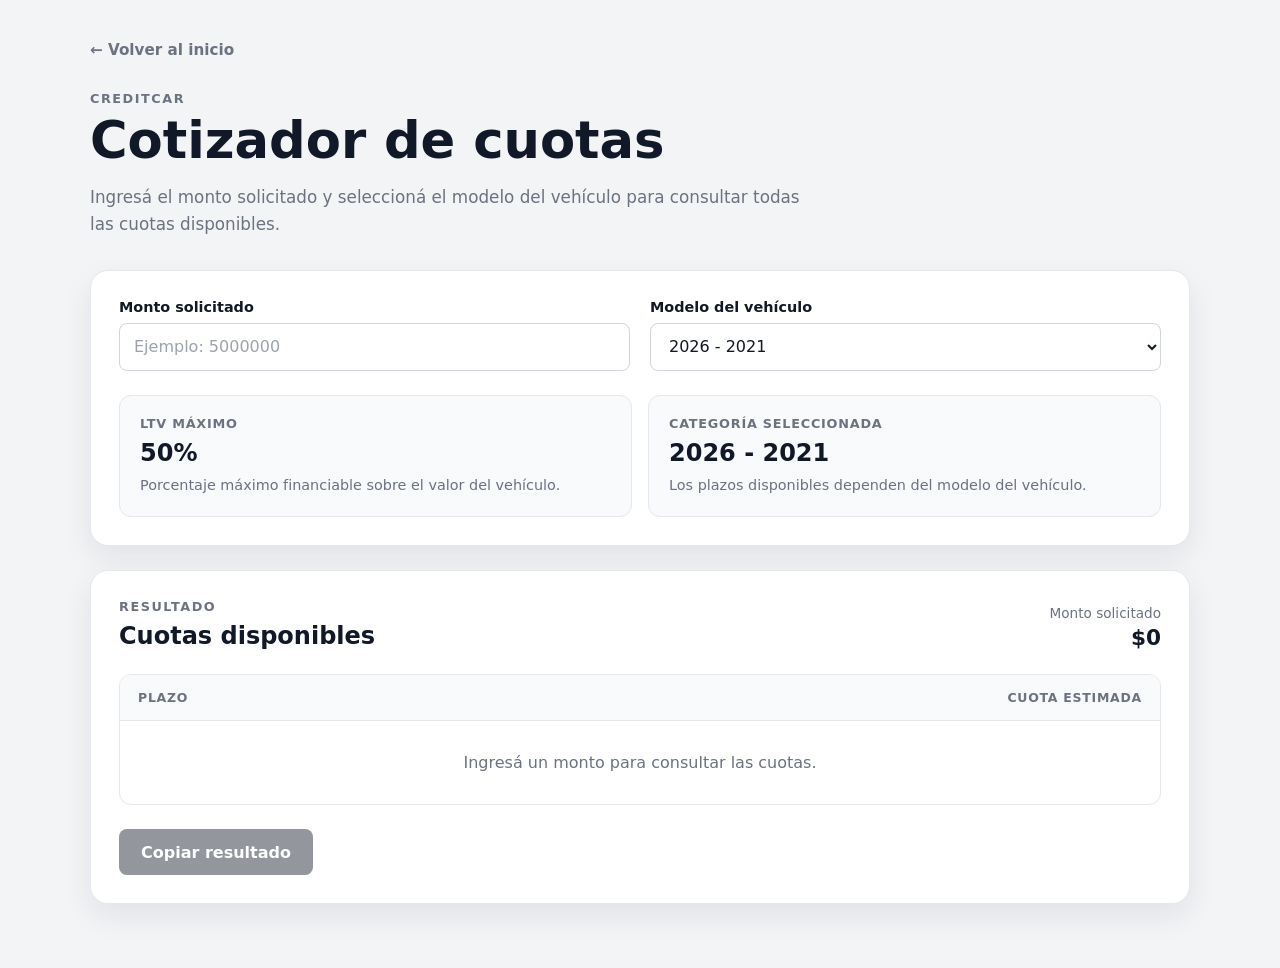
<file: creditcar/index.html>
<!DOCTYPE html>
<html lang="es">
<head>
  <meta charset="UTF-8">

  <meta
    name="viewport"
    content="width=device-width, initial-scale=1.0"
  >

  <title>Cotizador Creditcar | Infinito Créditos</title>

  <link rel="stylesheet" href="./style.css">
</head>

<body>
  <main class="container">

    <a href="../index.html" class="back-link">
      ← Volver al inicio
    </a>

    <header class="page-header">
      <p class="page-header__label">Creditcar</p>

      <h1>Cotizador de cuotas</h1>

      <p class="page-header__description">
        Ingresá el monto solicitado y seleccioná el modelo del vehículo
        para consultar todas las cuotas disponibles.
      </p>
    </header>

    <section class="simulator-card">

      <form id="creditcarForm" class="simulator-form">

        <div class="form-group">
          <label for="montoSolicitado">
            Monto solicitado
          </label>

          <input
            type="number"
            id="montoSolicitado"
            name="montoSolicitado"
            min="1"
            step="1000"
            placeholder="Ejemplo: 5000000"
            autocomplete="off"
            required
          >
        </div>

        <div class="form-group">
          <label for="categoriaVehiculo">
            Modelo del vehículo
          </label>

          <select
            id="categoriaVehiculo"
            name="categoriaVehiculo"
            required
          >
            <option value="2026-2021">
              2026 - 2021
            </option>

            <option value="2020-2017">
              2020 - 2017
            </option>

            <option value="2016-2014">
              2016 - 2014
            </option>

            <option value="2013-2011">
              2013 - 2011
            </option>
          </select>
        </div>

      </form>

      <div class="plan-information">

        <article class="information-card">
          <span class="information-card__label">
            LTV máximo
          </span>

          <strong id="ltvMaximo">
            50%
          </strong>

          <p>
            Porcentaje máximo financiable sobre el valor del vehículo.
          </p>
        </article>

        <article class="information-card">
          <span class="information-card__label">
            Categoría seleccionada
          </span>

          <strong id="categoriaMostrada">
            2026 - 2021
          </strong>

          <p>
            Los plazos disponibles dependen del modelo del vehículo.
          </p>
        </article>

      </div>

    </section>

    <section class="results-card">

      <div class="results-header">

        <div>
          <p class="results-header__label">
            Resultado
          </p>

          <h2>Cuotas disponibles</h2>
        </div>

        <div class="requested-amount">
          <span>Monto solicitado</span>

          <strong id="montoMostrado">
            $0
          </strong>
        </div>

      </div>

      <div id="mensajeError" class="error-message" hidden>
      </div>

      <div class="table-wrapper">

        <table class="results-table">

          <thead>
            <tr>
              <th>Plazo</th>
              <th>Cuota estimada</th>
            </tr>
          </thead>

          <tbody id="tablaCuotas">

            <tr>
              <td colspan="2" class="empty-state">
                Ingresá un monto para consultar las cuotas.
              </td>
            </tr>

          </tbody>

        </table>

      </div>

      <div class="results-actions">

        <button
          type="button"
          id="copiarResultado"
          class="copy-button"
          disabled
        >
          Copiar resultado
        </button>

        <span
          id="mensajeCopiado"
          class="copy-message"
          aria-live="polite"
        >
        </span>

      </div>

    </section>

  </main>

  <script type="module" src="./app.js"></script>
</body>
</html>
</file>
<file: creditcar/style.css>
:root {
  --background: #f3f4f6;
  --surface: #ffffff;
  --surface-secondary: #f8fafc;

  --text-primary: #111827;
  --text-secondary: #6b7280;

  --border: #d1d5db;
  --border-light: #e5e7eb;

  --primary: #111827;
  --primary-hover: #374151;

  --success: #166534;
  --error: #b91c1c;

  --shadow: 0 12px 30px rgba(15, 23, 42, 0.08);

  --radius-small: 8px;
  --radius-medium: 12px;
  --radius-large: 18px;
}

* {
  box-sizing: border-box;
}

body {
  margin: 0;
  min-height: 100vh;
  background: var(--background);
  color: var(--text-primary);
  font-family:
    Inter,
    system-ui,
    -apple-system,
    BlinkMacSystemFont,
    "Segoe UI",
    sans-serif;
}

button,
input,
select {
  font: inherit;
}

button {
  cursor: pointer;
}

.container {
  width: min(1100px, calc(100% - 32px));
  margin: 0 auto;
  padding: 40px 0 64px;
}

.back-link {
  display: inline-flex;
  align-items: center;
  margin-bottom: 32px;
  color: var(--text-secondary);
  font-size: 0.95rem;
  font-weight: 600;
  text-decoration: none;
  transition:
    color 0.2s ease,
    transform 0.2s ease;
}

.back-link:hover {
  color: var(--text-primary);
  transform: translateX(-3px);
}

.page-header {
  max-width: 720px;
  margin-bottom: 32px;
}

.page-header__label,
.results-header__label {
  margin: 0 0 8px;
  color: var(--text-secondary);
  font-size: 0.8rem;
  font-weight: 700;
  letter-spacing: 0.12em;
  text-transform: uppercase;
}

.page-header h1 {
  margin: 0;
  font-size: clamp(2rem, 5vw, 3.2rem);
  line-height: 1.05;
}

.page-header__description {
  margin: 16px 0 0;
  color: var(--text-secondary);
  font-size: 1.05rem;
  line-height: 1.6;
}

.simulator-card,
.results-card {
  background: var(--surface);
  border: 1px solid var(--border-light);
  border-radius: var(--radius-large);
  box-shadow: var(--shadow);
}

.simulator-card {
  padding: 28px;
}

.simulator-form {
  display: grid;
  grid-template-columns: repeat(2, minmax(0, 1fr));
  gap: 20px;
}

.form-group {
  display: flex;
  flex-direction: column;
  gap: 8px;
}

.form-group label {
  font-size: 0.9rem;
  font-weight: 700;
}

.form-group input,
.form-group select {
  width: 100%;
  min-height: 48px;
  padding: 0 14px;
  background: var(--surface);
  color: var(--text-primary);
  border: 1px solid var(--border);
  border-radius: var(--radius-small);
  outline: none;
  transition:
    border-color 0.2s ease,
    box-shadow 0.2s ease;
}

.form-group input::placeholder {
  color: #9ca3af;
}

.form-group input:focus,
.form-group select:focus {
  border-color: var(--primary);
  box-shadow: 0 0 0 3px rgba(17, 24, 39, 0.12);
}

.plan-information {
  display: grid;
  grid-template-columns: repeat(2, minmax(0, 1fr));
  gap: 16px;
  margin-top: 24px;
}

.information-card {
  padding: 20px;
  background: var(--surface-secondary);
  border: 1px solid var(--border-light);
  border-radius: var(--radius-medium);
}

.information-card__label {
  display: block;
  margin-bottom: 8px;
  color: var(--text-secondary);
  font-size: 0.8rem;
  font-weight: 700;
  letter-spacing: 0.06em;
  text-transform: uppercase;
}

.information-card strong {
  display: block;
  font-size: 1.5rem;
}

.information-card p {
  margin: 8px 0 0;
  color: var(--text-secondary);
  font-size: 0.9rem;
  line-height: 1.5;
}

.results-card {
  margin-top: 24px;
  padding: 28px;
}

.results-header {
  display: flex;
  align-items: flex-end;
  justify-content: space-between;
  gap: 24px;
  margin-bottom: 24px;
}

.results-header h2 {
  margin: 0;
  font-size: 1.5rem;
}

.requested-amount {
  display: flex;
  flex-direction: column;
  align-items: flex-end;
  gap: 4px;
}

.requested-amount span {
  color: var(--text-secondary);
  font-size: 0.85rem;
}

.requested-amount strong {
  font-size: 1.35rem;
}

.error-message {
  margin-bottom: 20px;
  padding: 12px 14px;
  background: #fef2f2;
  color: var(--error);
  border: 1px solid #fecaca;
  border-radius: var(--radius-small);
  font-size: 0.9rem;
}

.table-wrapper {
  overflow-x: auto;
  border: 1px solid var(--border-light);
  border-radius: var(--radius-medium);
}

.results-table {
  width: 100%;
  border-collapse: collapse;
}

.results-table th,
.results-table td {
  padding: 15px 18px;
  text-align: left;
  border-bottom: 1px solid var(--border-light);
}

.results-table th {
  background: var(--surface-secondary);
  color: var(--text-secondary);
  font-size: 0.78rem;
  letter-spacing: 0.06em;
  text-transform: uppercase;
}

.results-table tbody tr:last-child td {
  border-bottom: none;
}

.results-table tbody tr:hover {
  background: #fafafa;
}

.results-table th:last-child,
.results-table td:last-child {
  text-align: right;
}

.results-table .amount {
  font-weight: 700;
  white-space: nowrap;
}

.empty-state {
  padding: 32px !important;
  color: var(--text-secondary);
  text-align: center !important;
}

.results-actions {
  display: flex;
  align-items: center;
  gap: 16px;
  margin-top: 24px;
}

.copy-button {
  min-height: 46px;
  padding: 0 22px;
  background: var(--primary);
  color: #ffffff;
  border: none;
  border-radius: var(--radius-small);
  font-weight: 700;
  transition:
    background-color 0.2s ease,
    transform 0.2s ease,
    opacity 0.2s ease;
}

.copy-button:hover:not(:disabled) {
  background: var(--primary-hover);
  transform: translateY(-1px);
}

.copy-button:active:not(:disabled) {
  transform: translateY(0);
}

.copy-button:disabled {
  cursor: not-allowed;
  opacity: 0.45;
}

.copy-message {
  min-height: 20px;
  color: var(--success);
  font-size: 0.9rem;
  font-weight: 600;
}

@media (max-width: 720px) {
  .container {
    width: min(100% - 24px, 1100px);
    padding-top: 24px;
  }

  .simulator-card,
  .results-card {
    padding: 20px;
  }

  .simulator-form,
  .plan-information {
    grid-template-columns: 1fr;
  }

  .results-header {
    align-items: flex-start;
    flex-direction: column;
  }

  .requested-amount {
    align-items: flex-start;
  }

  .results-table th,
  .results-table td {
    padding: 14px;
  }

  .results-actions {
    align-items: flex-start;
    flex-direction: column;
  }

  .copy-button {
    width: 100%;
  }
}
</file>
